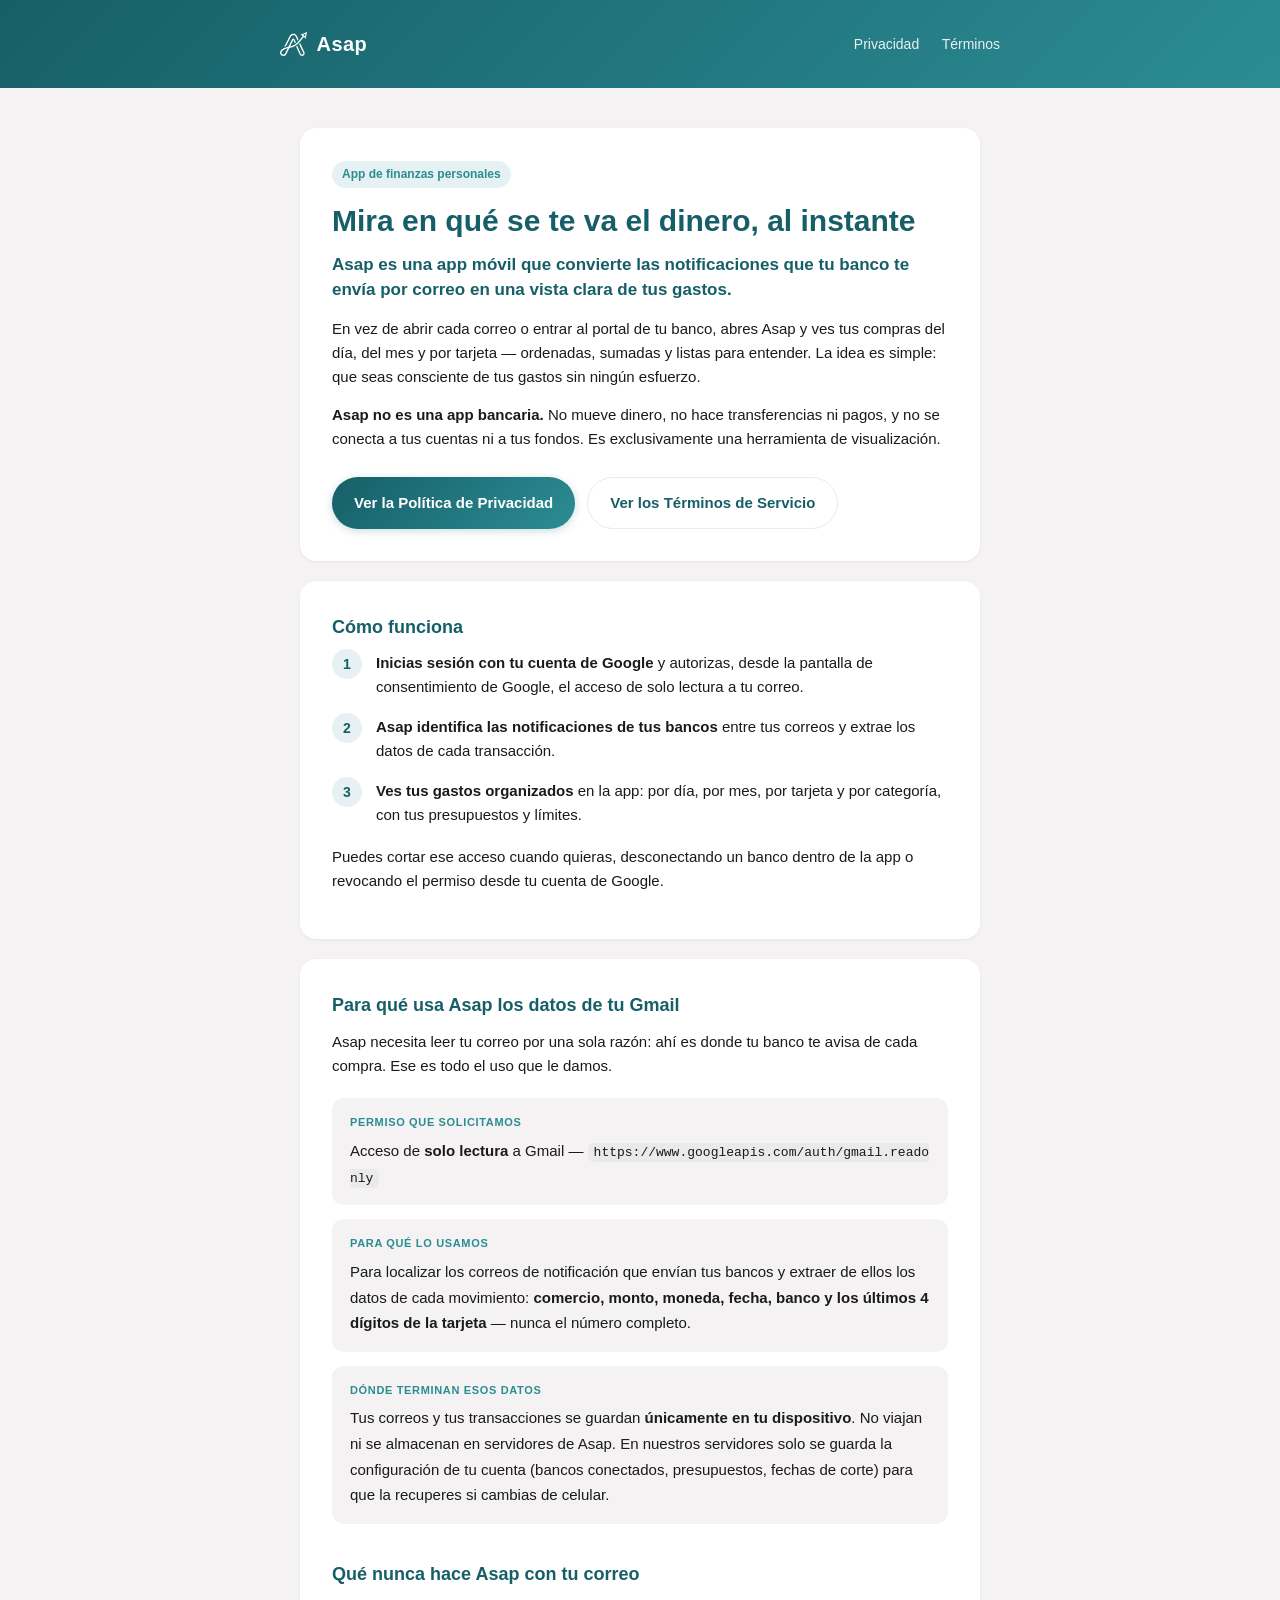
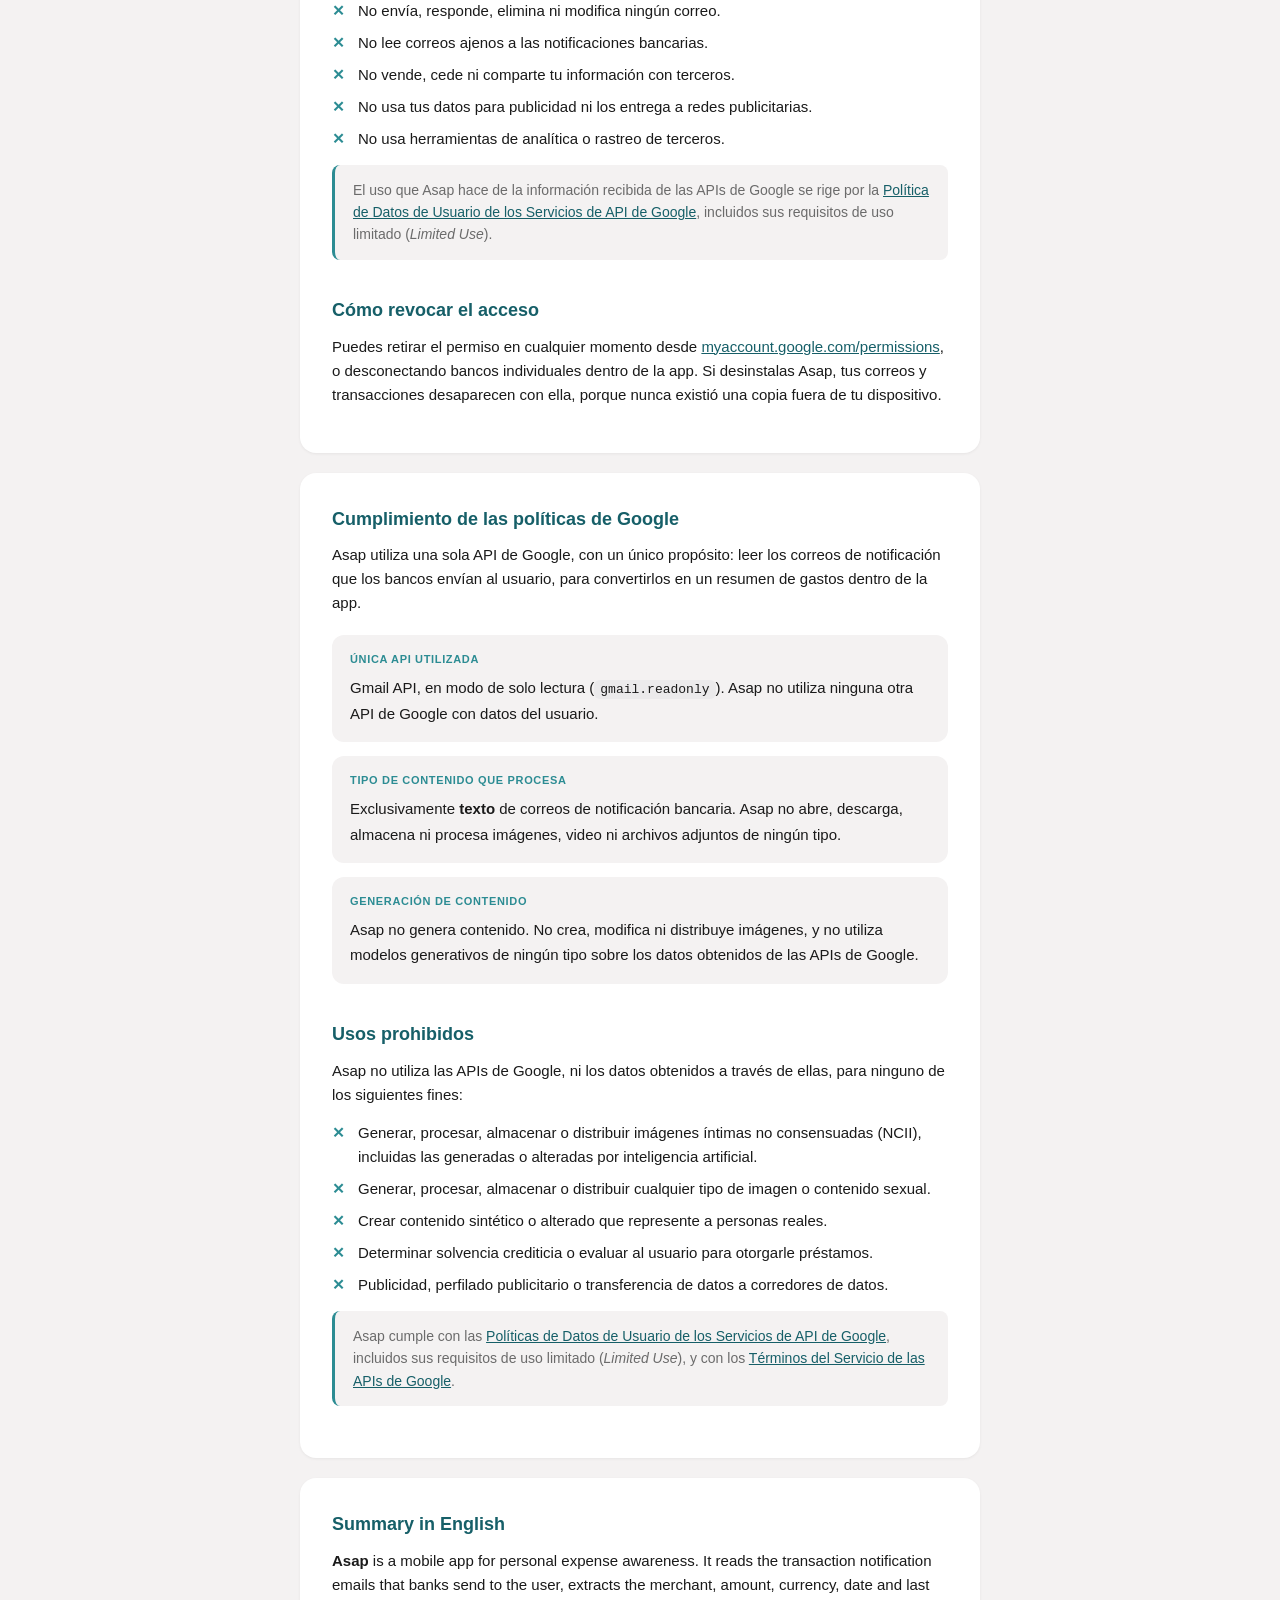
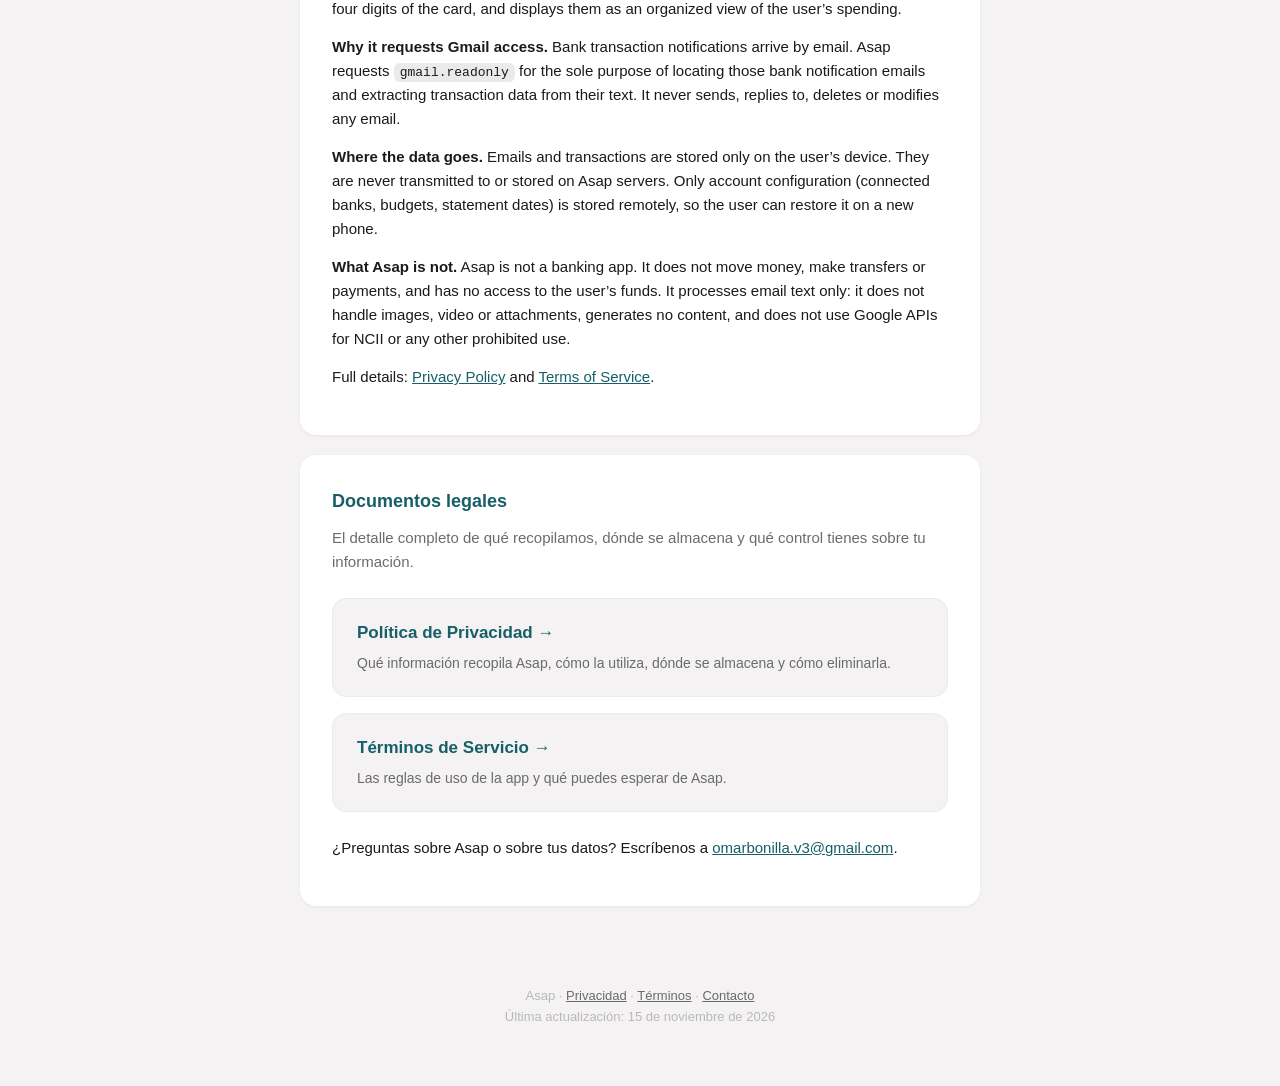
<file: index.html>
<!doctype html>
<html lang="es">
<head>
<meta charset="utf-8">
<meta name="viewport" content="width=device-width, initial-scale=1">
<title>Asap — Mira tus gastos al instante</title>
<meta name="description" content="Asap es una app móvil que lee las notificaciones que tu banco te envía por correo y te muestra tus gastos de forma clara. No mueve dinero: solo te deja ver en qué se te va.">
<link rel="canonical" href="https://omarbonillav3.github.io/asap-legal/">
<link rel="icon" href="asap-logo.svg" type="image/svg+xml">
<link rel="stylesheet" href="style.css">
</head>
<body>
<header>
  <div class="inner">
    <a class="brand" href="./">
      <img class="logo" src="asap-logo.svg" alt="">
      <span>Asap</span>
    </a>
    <nav>
      <a href="privacy-policy.html">Privacidad</a>
      <a href="terms-of-service.html">Términos</a>
    </nav>
  </div>
</header>

<main>
  <div class="card hero">
    <span class="badge">App de finanzas personales</span>
    <h1 class="card-title">Mira en qué se te va el dinero, al instante</h1>
    <p class="tagline">Asap es una app móvil que convierte las notificaciones que tu banco te envía por correo en una vista clara de tus gastos.</p>
    <p>En vez de abrir cada correo o entrar al portal de tu banco, abres Asap y ves tus compras del día, del mes y por tarjeta — ordenadas, sumadas y listas para entender. La idea es simple: que seas consciente de tus gastos sin ningún esfuerzo.</p>
    <p><strong>Asap no es una app bancaria.</strong> No mueve dinero, no hace transferencias ni pagos, y no se conecta a tus cuentas ni a tus fondos. Es exclusivamente una herramienta de visualización.</p>
    <div class="btn-row">
      <a class="btn btn-primary" href="privacy-policy.html">Ver la Política de Privacidad</a>
      <a class="btn btn-secondary" href="terms-of-service.html">Ver los Términos de Servicio</a>
    </div>
  </div>

  <div class="card">
    <h2 class="card-title">Cómo funciona</h2>
    <ol class="steps">
      <li><strong>Inicias sesión con tu cuenta de Google</strong> y autorizas, desde la pantalla de consentimiento de Google, el acceso de solo lectura a tu correo.</li>
      <li><strong>Asap identifica las notificaciones de tus bancos</strong> entre tus correos y extrae los datos de cada transacción.</li>
      <li><strong>Ves tus gastos organizados</strong> en la app: por día, por mes, por tarjeta y por categoría, con tus presupuestos y límites.</li>
    </ol>
    <p>Puedes cortar ese acceso cuando quieras, desconectando un banco dentro de la app o revocando el permiso desde tu cuenta de Google.</p>
  </div>

  <div class="card">
    <h2 class="card-title">Para qué usa Asap los datos de tu Gmail</h2>
    <p>Asap necesita leer tu correo por una sola razón: ahí es donde tu banco te avisa de cada compra. Ese es todo el uso que le damos.</p>

    <div class="data-grid">
      <div class="data-item">
        <span class="label">Permiso que solicitamos</span>
        <span class="value">Acceso de <strong>solo lectura</strong> a Gmail — <code class="scope">https://www.googleapis.com/auth/gmail.readonly</code></span>
      </div>
      <div class="data-item">
        <span class="label">Para qué lo usamos</span>
        <span class="value">Para localizar los correos de notificación que envían tus bancos y extraer de ellos los datos de cada movimiento: <strong>comercio, monto, moneda, fecha, banco y los últimos 4 dígitos de la tarjeta</strong> — nunca el número completo.</span>
      </div>
      <div class="data-item">
        <span class="label">Dónde terminan esos datos</span>
        <span class="value">Tus correos y tus transacciones se guardan <strong>únicamente en tu dispositivo</strong>. No viajan ni se almacenan en servidores de Asap. En nuestros servidores solo se guarda la configuración de tu cuenta (bancos conectados, presupuestos, fechas de corte) para que la recuperes si cambias de celular.</span>
      </div>
    </div>

    <h2>Qué nunca hace Asap con tu correo</h2>
    <ul class="list-no">
      <li>No envía, responde, elimina ni modifica ningún correo.</li>
      <li>No lee correos ajenos a las notificaciones bancarias.</li>
      <li>No vende, cede ni comparte tu información con terceros.</li>
      <li>No usa tus datos para publicidad ni los entrega a redes publicitarias.</li>
      <li>No usa herramientas de analítica o rastreo de terceros.</li>
    </ul>

    <div class="callout">
      El uso que Asap hace de la información recibida de las APIs de Google se rige por la <a href="https://developers.google.com/terms/api-services-user-data-policy" target="_blank" rel="noopener">Política de Datos de Usuario de los Servicios de API de Google</a>, incluidos sus requisitos de uso limitado (<em>Limited Use</em>).
    </div>

    <h2>Cómo revocar el acceso</h2>
    <p>Puedes retirar el permiso en cualquier momento desde <a href="https://myaccount.google.com/permissions" target="_blank" rel="noopener">myaccount.google.com/permissions</a>, o desconectando bancos individuales dentro de la app. Si desinstalas Asap, tus correos y transacciones desaparecen con ella, porque nunca existió una copia fuera de tu dispositivo.</p>
  </div>

  <div class="card">
    <h2 class="card-title">Cumplimiento de las políticas de Google</h2>
    <p>Asap utiliza una sola API de Google, con un único propósito: leer los correos de notificación que los bancos envían al usuario, para convertirlos en un resumen de gastos dentro de la app.</p>

    <div class="data-grid">
      <div class="data-item">
        <span class="label">Única API utilizada</span>
        <span class="value">Gmail API, en modo de solo lectura (<code class="scope">gmail.readonly</code>). Asap no utiliza ninguna otra API de Google con datos del usuario.</span>
      </div>
      <div class="data-item">
        <span class="label">Tipo de contenido que procesa</span>
        <span class="value">Exclusivamente <strong>texto</strong> de correos de notificación bancaria. Asap no abre, descarga, almacena ni procesa imágenes, video ni archivos adjuntos de ningún tipo.</span>
      </div>
      <div class="data-item">
        <span class="label">Generación de contenido</span>
        <span class="value">Asap no genera contenido. No crea, modifica ni distribuye imágenes, y no utiliza modelos generativos de ningún tipo sobre los datos obtenidos de las APIs de Google.</span>
      </div>
    </div>

    <h2>Usos prohibidos</h2>
    <p>Asap no utiliza las APIs de Google, ni los datos obtenidos a través de ellas, para ninguno de los siguientes fines:</p>
    <ul class="list-no">
      <li>Generar, procesar, almacenar o distribuir imágenes íntimas no consensuadas (NCII), incluidas las generadas o alteradas por inteligencia artificial.</li>
      <li>Generar, procesar, almacenar o distribuir cualquier tipo de imagen o contenido sexual.</li>
      <li>Crear contenido sintético o alterado que represente a personas reales.</li>
      <li>Determinar solvencia crediticia o evaluar al usuario para otorgarle préstamos.</li>
      <li>Publicidad, perfilado publicitario o transferencia de datos a corredores de datos.</li>
    </ul>

    <div class="callout">
      Asap cumple con las <a href="https://developers.google.com/terms/api-services-user-data-policy" target="_blank" rel="noopener">Políticas de Datos de Usuario de los Servicios de API de Google</a>, incluidos sus requisitos de uso limitado (<em>Limited Use</em>), y con los <a href="https://developers.google.com/terms" target="_blank" rel="noopener">Términos del Servicio de las APIs de Google</a>.
    </div>
  </div>

  <div class="card">
    <h2 class="card-title">Summary in English</h2>
    <p><strong>Asap</strong> is a mobile app for personal expense awareness. It reads the transaction notification emails that banks send to the user, extracts the merchant, amount, currency, date and last four digits of the card, and displays them as an organized view of the user&rsquo;s spending.</p>
    <p><strong>Why it requests Gmail access.</strong> Bank transaction notifications arrive by email. Asap requests <code class="scope">gmail.readonly</code> for the sole purpose of locating those bank notification emails and extracting transaction data from their text. It never sends, replies to, deletes or modifies any email.</p>
    <p><strong>Where the data goes.</strong> Emails and transactions are stored only on the user&rsquo;s device. They are never transmitted to or stored on Asap servers. Only account configuration (connected banks, budgets, statement dates) is stored remotely, so the user can restore it on a new phone.</p>
    <p><strong>What Asap is not.</strong> Asap is not a banking app. It does not move money, make transfers or payments, and has no access to the user&rsquo;s funds. It processes email text only: it does not handle images, video or attachments, generates no content, and does not use Google APIs for NCII or any other prohibited use.</p>
    <p>Full details: <a href="privacy-policy.html">Privacy Policy</a> and <a href="terms-of-service.html">Terms of Service</a>.</p>
  </div>

  <div class="card">
    <h2 class="card-title">Documentos legales</h2>
    <p style="color:var(--graphite)">El detalle completo de qué recopilamos, dónde se almacena y qué control tienes sobre tu información.</p>
    <div class="index-links">
      <a class="tile" href="privacy-policy.html">
        <span class="title">Política de Privacidad →</span>
        <span class="desc">Qué información recopila Asap, cómo la utiliza, dónde se almacena y cómo eliminarla.</span>
      </a>
      <a class="tile" href="terms-of-service.html">
        <span class="title">Términos de Servicio →</span>
        <span class="desc">Las reglas de uso de la app y qué puedes esperar de Asap.</span>
      </a>
    </div>
    <p style="margin-top:24px">¿Preguntas sobre Asap o sobre tus datos? Escríbenos a <a href="mailto:omarbonilla.v3@gmail.com">omarbonilla.v3@gmail.com</a>.</p>
  </div>
</main>

<footer>
  Asap · <a href="privacy-policy.html">Privacidad</a> · <a href="terms-of-service.html">Términos</a> · <a href="mailto:omarbonilla.v3@gmail.com">Contacto</a>
  <br>Última actualización: 15 de noviembre de 2026
</footer>
</body>
</html>
</file>
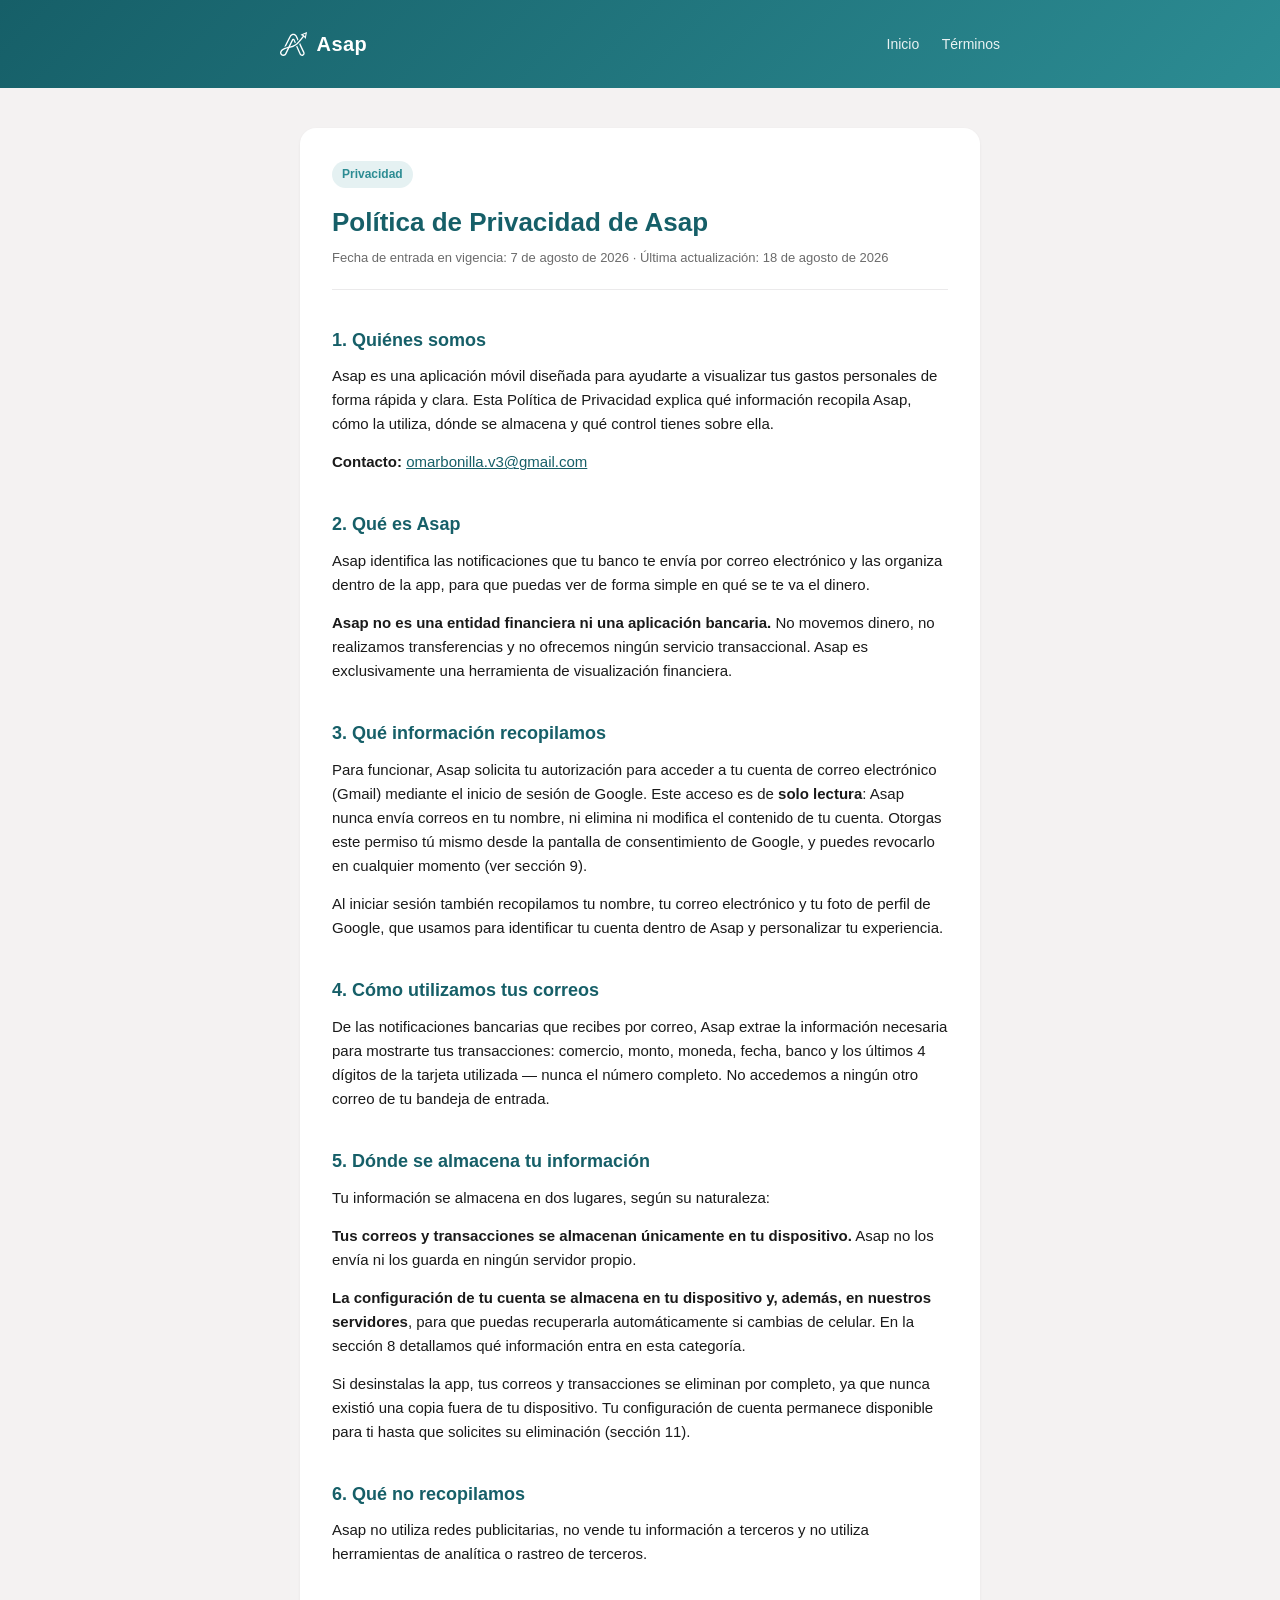
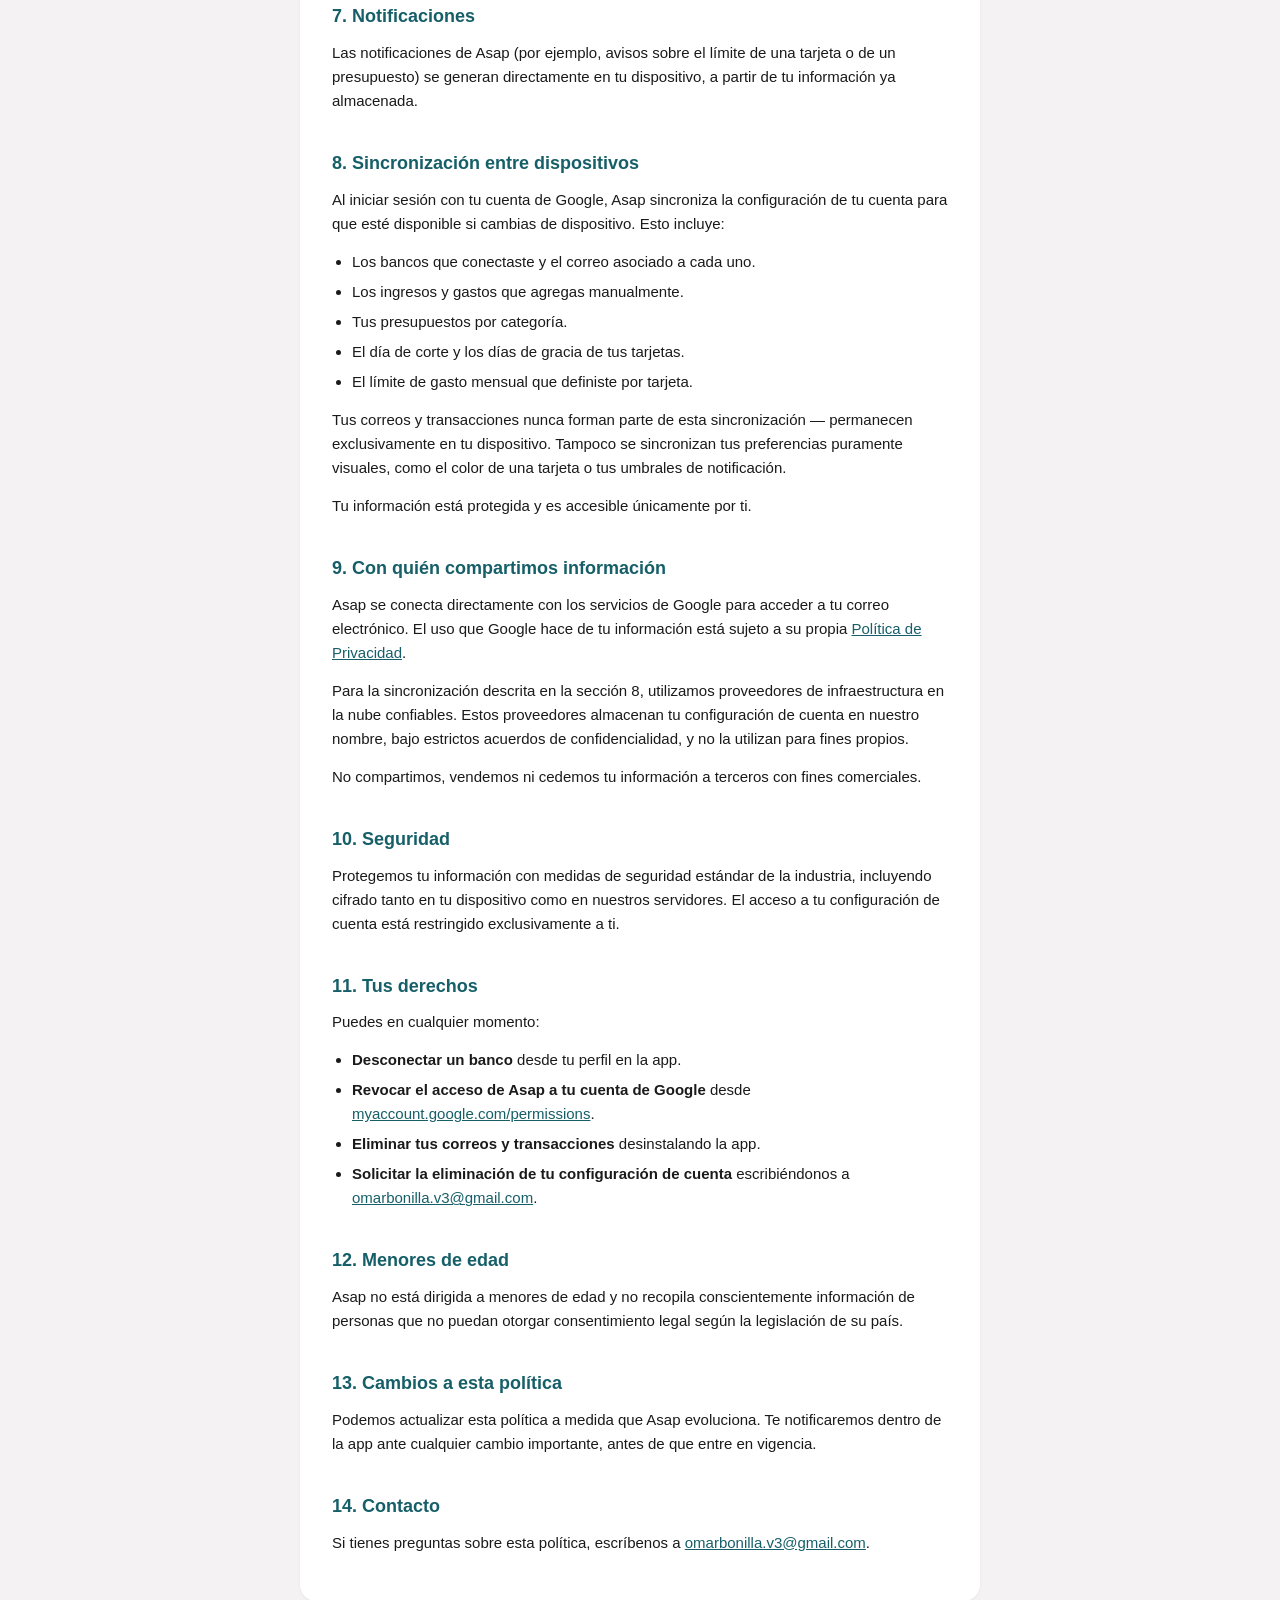
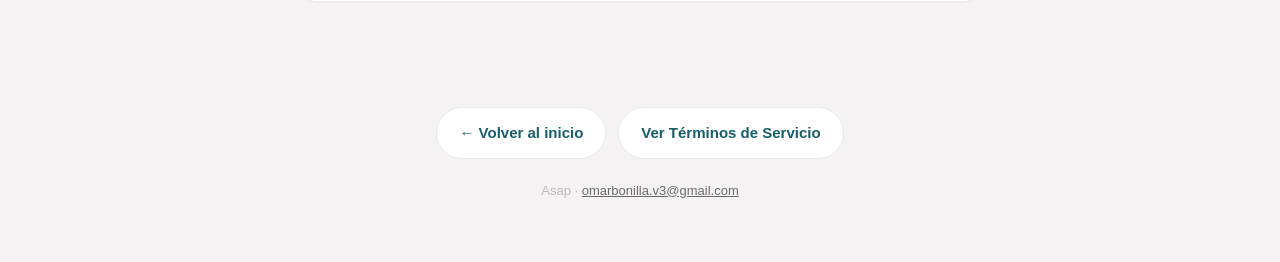
<file: privacy-policy.html>
<!doctype html>
<html lang="es">
<head>
<meta charset="utf-8">
<meta name="viewport" content="width=device-width, initial-scale=1">
<title>Política de Privacidad — Asap</title>
<meta name="description" content="Política de Privacidad de Asap: qué información recopilamos, cómo la utilizamos y dónde se almacena.">
<link rel="canonical" href="https://omarbonillav3.github.io/asap-legal/privacy-policy.html">
<link rel="icon" href="asap-logo.svg" type="image/svg+xml">
<link rel="stylesheet" href="style.css">
</head>
<body>
<header>
  <div class="inner">
    <a class="brand" href="./">
      <img class="logo" src="asap-logo.svg" alt="">
      <span>Asap</span>
    </a>
    <nav>
      <a href="./">Inicio</a>
      <a href="terms-of-service.html">Términos</a>
    </nav>
  </div>
</header>
<main>
  <div class="card">
    <span class="badge">Privacidad</span>
    <h1>Política de Privacidad de Asap</h1>
    <div class="meta">
      Fecha de entrada en vigencia: 7 de agosto de 2026 · Última actualización: 18 de agosto de 2026
    </div>

    <h2>1. Quiénes somos</h2>
    <p>Asap es una aplicación móvil diseñada para ayudarte a visualizar tus gastos personales de forma rápida y clara. Esta Política de Privacidad explica qué información recopila Asap, cómo la utiliza, dónde se almacena y qué control tienes sobre ella.</p>
    <p><strong>Contacto:</strong> <a href="mailto:omarbonilla.v3@gmail.com">omarbonilla.v3@gmail.com</a></p>

    <h2>2. Qué es Asap</h2>
    <p>Asap identifica las notificaciones que tu banco te envía por correo electrónico y las organiza dentro de la app, para que puedas ver de forma simple en qué se te va el dinero.</p>
    <p><strong>Asap no es una entidad financiera ni una aplicación bancaria.</strong> No movemos dinero, no realizamos transferencias y no ofrecemos ningún servicio transaccional. Asap es exclusivamente una herramienta de visualización financiera.</p>

    <h2>3. Qué información recopilamos</h2>
    <p>Para funcionar, Asap solicita tu autorización para acceder a tu cuenta de correo electrónico (Gmail) mediante el inicio de sesión de Google. Este acceso es de <strong>solo lectura</strong>: Asap nunca envía correos en tu nombre, ni elimina ni modifica el contenido de tu cuenta. Otorgas este permiso tú mismo desde la pantalla de consentimiento de Google, y puedes revocarlo en cualquier momento (ver sección 9).</p>
    <p>Al iniciar sesión también recopilamos tu nombre, tu correo electrónico y tu foto de perfil de Google, que usamos para identificar tu cuenta dentro de Asap y personalizar tu experiencia.</p>

    <h2>4. Cómo utilizamos tus correos</h2>
    <p>De las notificaciones bancarias que recibes por correo, Asap extrae la información necesaria para mostrarte tus transacciones: comercio, monto, moneda, fecha, banco y los últimos 4 dígitos de la tarjeta utilizada — nunca el número completo. No accedemos a ningún otro correo de tu bandeja de entrada.</p>

    <h2>5. Dónde se almacena tu información</h2>
    <p>Tu información se almacena en dos lugares, según su naturaleza:</p>
    <p><strong>Tus correos y transacciones se almacenan únicamente en tu dispositivo.</strong> Asap no los envía ni los guarda en ningún servidor propio.</p>
    <p><strong>La configuración de tu cuenta se almacena en tu dispositivo y, además, en nuestros servidores</strong>, para que puedas recuperarla automáticamente si cambias de celular. En la sección 8 detallamos qué información entra en esta categoría.</p>
    <p>Si desinstalas la app, tus correos y transacciones se eliminan por completo, ya que nunca existió una copia fuera de tu dispositivo. Tu configuración de cuenta permanece disponible para ti hasta que solicites su eliminación (sección 11).</p>

    <h2>6. Qué no recopilamos</h2>
    <p>Asap no utiliza redes publicitarias, no vende tu información a terceros y no utiliza herramientas de analítica o rastreo de terceros.</p>

    <h2>7. Notificaciones</h2>
    <p>Las notificaciones de Asap (por ejemplo, avisos sobre el límite de una tarjeta o de un presupuesto) se generan directamente en tu dispositivo, a partir de tu información ya almacenada.</p>

    <h2>8. Sincronización entre dispositivos</h2>
    <p>Al iniciar sesión con tu cuenta de Google, Asap sincroniza la configuración de tu cuenta para que esté disponible si cambias de dispositivo. Esto incluye:</p>
    <ul>
      <li>Los bancos que conectaste y el correo asociado a cada uno.</li>
      <li>Los ingresos y gastos que agregas manualmente.</li>
      <li>Tus presupuestos por categoría.</li>
      <li>El día de corte y los días de gracia de tus tarjetas.</li>
      <li>El límite de gasto mensual que definiste por tarjeta.</li>
    </ul>
    <p>Tus correos y transacciones nunca forman parte de esta sincronización — permanecen exclusivamente en tu dispositivo. Tampoco se sincronizan tus preferencias puramente visuales, como el color de una tarjeta o tus umbrales de notificación.</p>
    <p>Tu información está protegida y es accesible únicamente por ti.</p>

    <h2>9. Con quién compartimos información</h2>
    <p>Asap se conecta directamente con los servicios de Google para acceder a tu correo electrónico. El uso que Google hace de tu información está sujeto a su propia <a href="https://policies.google.com/privacy" target="_blank" rel="noopener">Política de Privacidad</a>.</p>
    <p>Para la sincronización descrita en la sección 8, utilizamos proveedores de infraestructura en la nube confiables. Estos proveedores almacenan tu configuración de cuenta en nuestro nombre, bajo estrictos acuerdos de confidencialidad, y no la utilizan para fines propios.</p>
    <p>No compartimos, vendemos ni cedemos tu información a terceros con fines comerciales.</p>

    <h2>10. Seguridad</h2>
    <p>Protegemos tu información con medidas de seguridad estándar de la industria, incluyendo cifrado tanto en tu dispositivo como en nuestros servidores. El acceso a tu configuración de cuenta está restringido exclusivamente a ti.</p>

    <h2>11. Tus derechos</h2>
    <p>Puedes en cualquier momento:</p>
    <ul>
      <li><strong>Desconectar un banco</strong> desde tu perfil en la app.</li>
      <li><strong>Revocar el acceso de Asap a tu cuenta de Google</strong> desde <a href="https://myaccount.google.com/permissions" target="_blank" rel="noopener">myaccount.google.com/permissions</a>.</li>
      <li><strong>Eliminar tus correos y transacciones</strong> desinstalando la app.</li>
      <li><strong>Solicitar la eliminación de tu configuración de cuenta</strong> escribiéndonos a <a href="mailto:omarbonilla.v3@gmail.com">omarbonilla.v3@gmail.com</a>.</li>
    </ul>

    <h2>12. Menores de edad</h2>
    <p>Asap no está dirigida a menores de edad y no recopila conscientemente información de personas que no puedan otorgar consentimiento legal según la legislación de su país.</p>

    <h2>13. Cambios a esta política</h2>
    <p>Podemos actualizar esta política a medida que Asap evoluciona. Te notificaremos dentro de la app ante cualquier cambio importante, antes de que entre en vigencia.</p>

    <h2>14. Contacto</h2>
    <p>Si tienes preguntas sobre esta política, escríbenos a <a href="mailto:omarbonilla.v3@gmail.com">omarbonilla.v3@gmail.com</a>.</p>
  </div>
</main>
<footer>
  <div class="btn-row" style="justify-content:center;margin-bottom:22px">
    <a class="btn btn-secondary" href="./">← Volver al inicio</a>
    <a class="btn btn-secondary" href="terms-of-service.html">Ver Términos de Servicio</a>
  </div>
  Asap · <a href="mailto:omarbonilla.v3@gmail.com">omarbonilla.v3@gmail.com</a>
</footer>
</body>
</html>
</file>
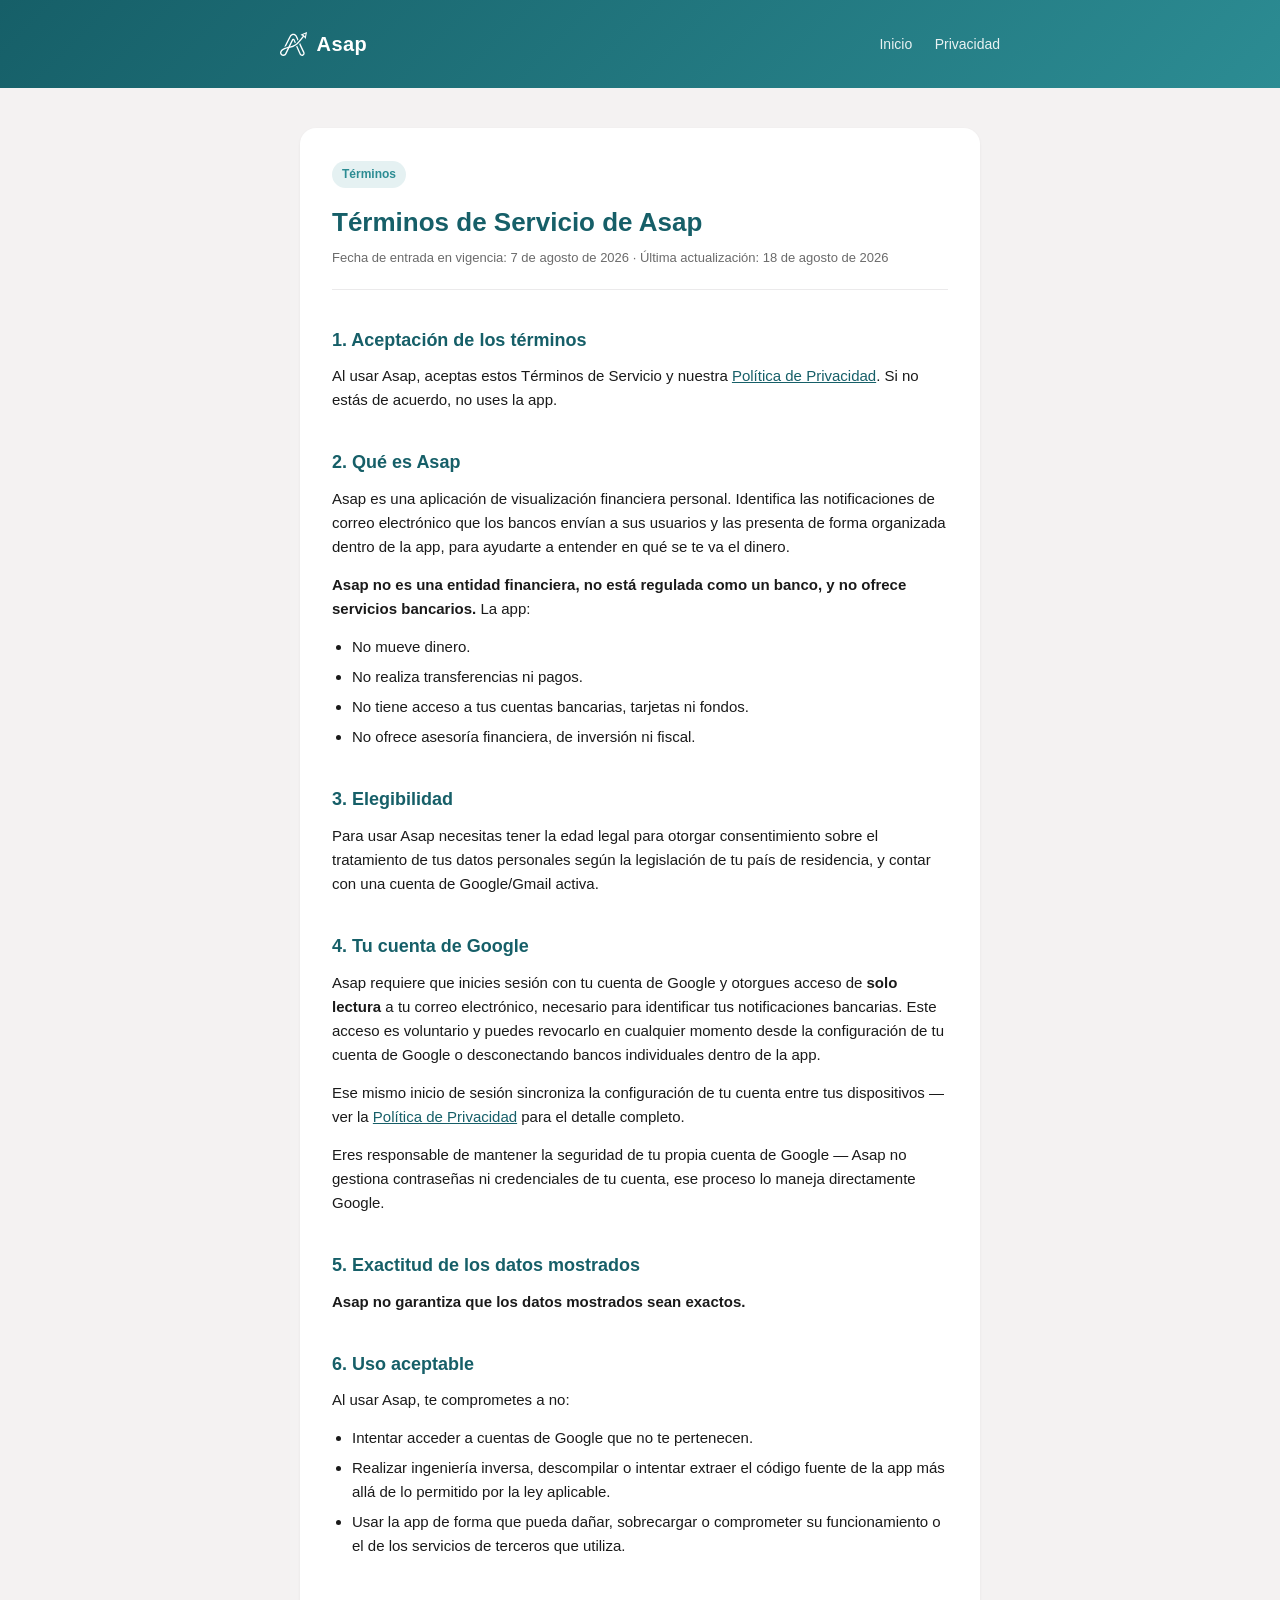
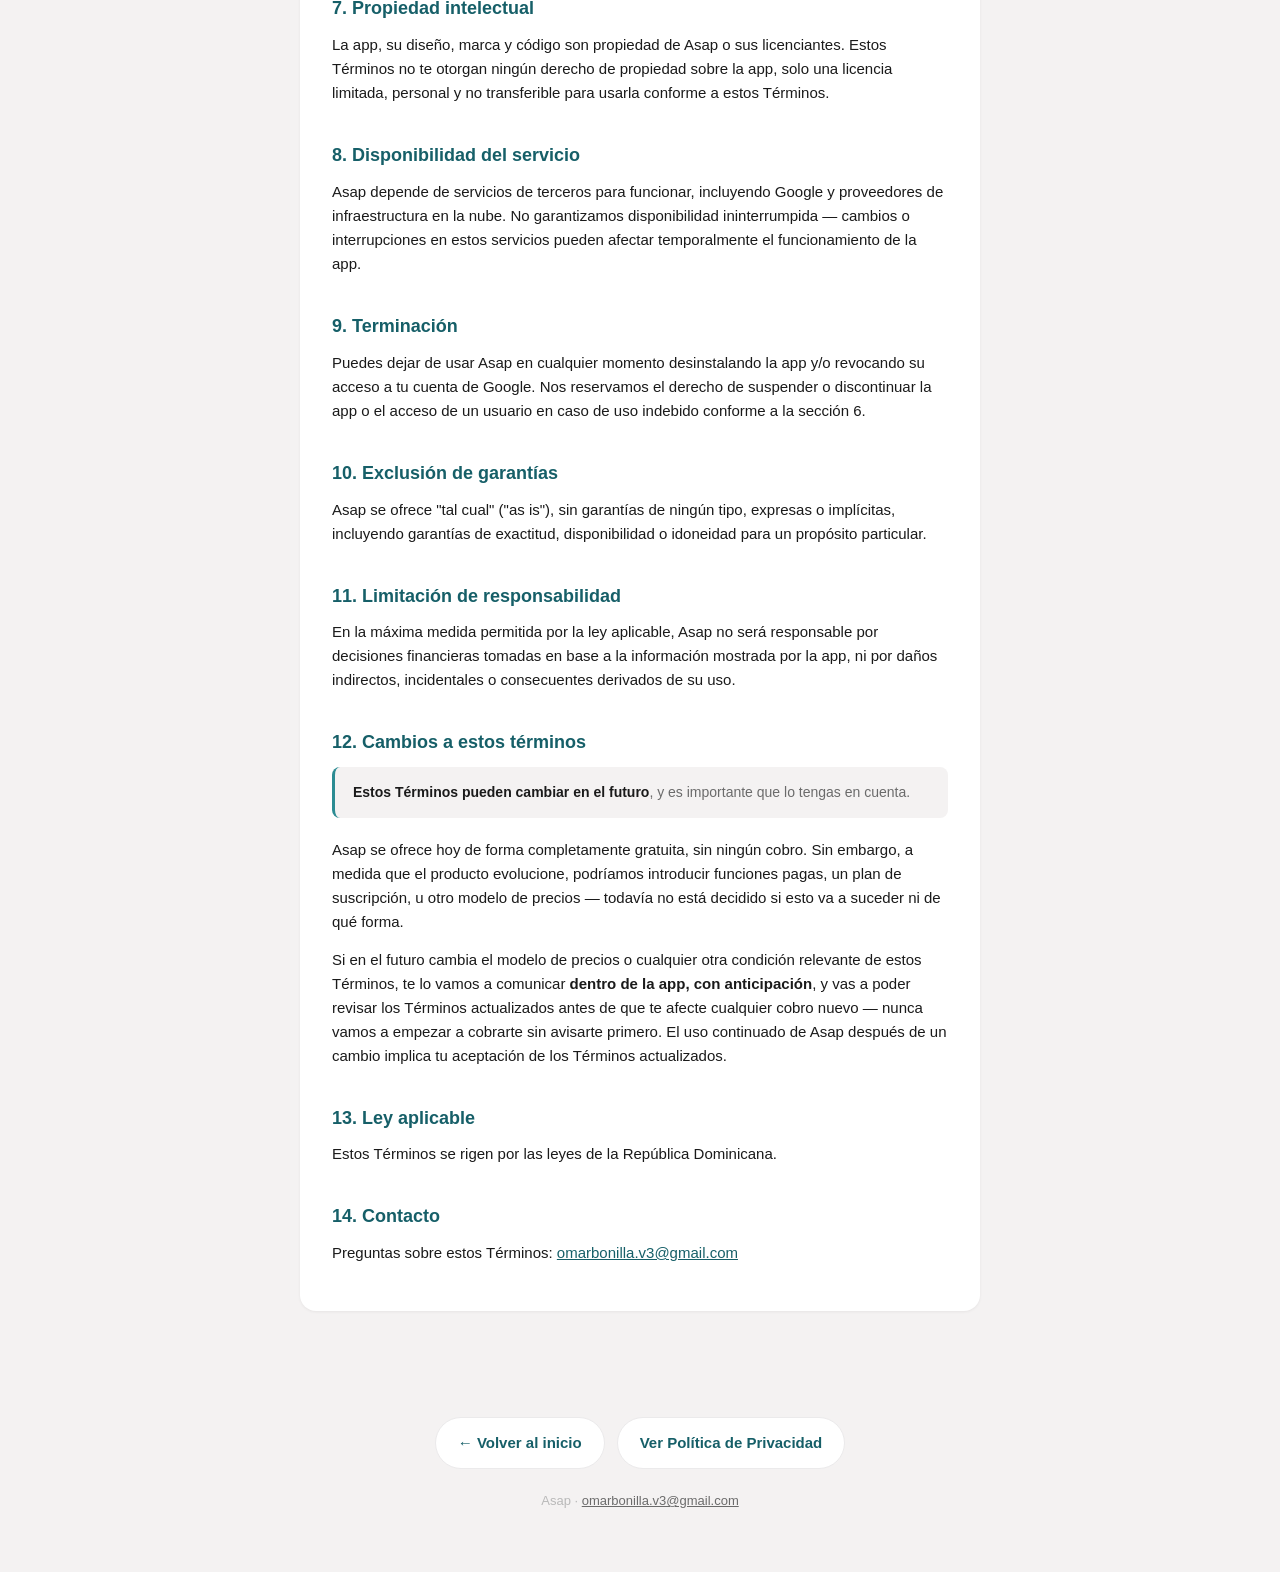
<file: terms-of-service.html>
<!doctype html>
<html lang="es">
<head>
<meta charset="utf-8">
<meta name="viewport" content="width=device-width, initial-scale=1">
<title>Términos de Servicio — Asap</title>
<meta name="description" content="Términos de Servicio de Asap: reglas de uso de la app.">
<link rel="canonical" href="https://omarbonillav3.github.io/asap-legal/terms-of-service.html">
<link rel="icon" href="asap-logo.svg" type="image/svg+xml">
<link rel="stylesheet" href="style.css">
</head>
<body>
<header>
  <div class="inner">
    <a class="brand" href="./">
      <img class="logo" src="asap-logo.svg" alt="">
      <span>Asap</span>
    </a>
    <nav>
      <a href="./">Inicio</a>
      <a href="privacy-policy.html">Privacidad</a>
    </nav>
  </div>
</header>
<main>
  <div class="card">
    <span class="badge">Términos</span>
    <h1>Términos de Servicio de Asap</h1>
    <div class="meta">
      Fecha de entrada en vigencia: 7 de agosto de 2026 · Última actualización: 18 de agosto de 2026
    </div>

    <h2>1. Aceptación de los términos</h2>
    <p>Al usar Asap, aceptas estos Términos de Servicio y nuestra <a href="privacy-policy.html">Política de Privacidad</a>. Si no estás de acuerdo, no uses la app.</p>

    <h2>2. Qué es Asap</h2>
    <p>Asap es una aplicación de visualización financiera personal. Identifica las notificaciones de correo electrónico que los bancos envían a sus usuarios y las presenta de forma organizada dentro de la app, para ayudarte a entender en qué se te va el dinero.</p>
    <p><strong>Asap no es una entidad financiera, no está regulada como un banco, y no ofrece servicios bancarios.</strong> La app:</p>
    <ul>
      <li>No mueve dinero.</li>
      <li>No realiza transferencias ni pagos.</li>
      <li>No tiene acceso a tus cuentas bancarias, tarjetas ni fondos.</li>
      <li>No ofrece asesoría financiera, de inversión ni fiscal.</li>
    </ul>

    <h2>3. Elegibilidad</h2>
    <p>Para usar Asap necesitas tener la edad legal para otorgar consentimiento sobre el tratamiento de tus datos personales según la legislación de tu país de residencia, y contar con una cuenta de Google/Gmail activa.</p>

    <h2>4. Tu cuenta de Google</h2>
    <p>Asap requiere que inicies sesión con tu cuenta de Google y otorgues acceso de <strong>solo lectura</strong> a tu correo electrónico, necesario para identificar tus notificaciones bancarias. Este acceso es voluntario y puedes revocarlo en cualquier momento desde la configuración de tu cuenta de Google o desconectando bancos individuales dentro de la app.</p>
    <p>Ese mismo inicio de sesión sincroniza la configuración de tu cuenta entre tus dispositivos — ver la <a href="privacy-policy.html">Política de Privacidad</a> para el detalle completo.</p>
    <p>Eres responsable de mantener la seguridad de tu propia cuenta de Google — Asap no gestiona contraseñas ni credenciales de tu cuenta, ese proceso lo maneja directamente Google.</p>

    <h2>5. Exactitud de los datos mostrados</h2>
    <p><strong>Asap no garantiza que los datos mostrados sean exactos.</strong></p>

    <h2>6. Uso aceptable</h2>
    <p>Al usar Asap, te comprometes a no:</p>
    <ul>
      <li>Intentar acceder a cuentas de Google que no te pertenecen.</li>
      <li>Realizar ingeniería inversa, descompilar o intentar extraer el código fuente de la app más allá de lo permitido por la ley aplicable.</li>
      <li>Usar la app de forma que pueda dañar, sobrecargar o comprometer su funcionamiento o el de los servicios de terceros que utiliza.</li>
    </ul>

    <h2>7. Propiedad intelectual</h2>
    <p>La app, su diseño, marca y código son propiedad de Asap o sus licenciantes. Estos Términos no te otorgan ningún derecho de propiedad sobre la app, solo una licencia limitada, personal y no transferible para usarla conforme a estos Términos.</p>

    <h2>8. Disponibilidad del servicio</h2>
    <p>Asap depende de servicios de terceros para funcionar, incluyendo Google y proveedores de infraestructura en la nube. No garantizamos disponibilidad ininterrumpida — cambios o interrupciones en estos servicios pueden afectar temporalmente el funcionamiento de la app.</p>

    <h2>9. Terminación</h2>
    <p>Puedes dejar de usar Asap en cualquier momento desinstalando la app y/o revocando su acceso a tu cuenta de Google. Nos reservamos el derecho de suspender o discontinuar la app o el acceso de un usuario en caso de uso indebido conforme a la sección 6.</p>

    <h2>10. Exclusión de garantías</h2>
    <p>Asap se ofrece "tal cual" ("as is"), sin garantías de ningún tipo, expresas o implícitas, incluyendo garantías de exactitud, disponibilidad o idoneidad para un propósito particular.</p>

    <h2>11. Limitación de responsabilidad</h2>
    <p>En la máxima medida permitida por la ley aplicable, Asap no será responsable por decisiones financieras tomadas en base a la información mostrada por la app, ni por daños indirectos, incidentales o consecuentes derivados de su uso.</p>

    <h2>12. Cambios a estos términos</h2>
    <div class="callout"><strong>Estos Términos pueden cambiar en el futuro</strong>, y es importante que lo tengas en cuenta.</div>
    <p>Asap se ofrece hoy de forma completamente gratuita, sin ningún cobro. Sin embargo, a medida que el producto evolucione, podríamos introducir funciones pagas, un plan de suscripción, u otro modelo de precios — todavía no está decidido si esto va a suceder ni de qué forma.</p>
    <p>Si en el futuro cambia el modelo de precios o cualquier otra condición relevante de estos Términos, te lo vamos a comunicar <strong>dentro de la app, con anticipación</strong>, y vas a poder revisar los Términos actualizados antes de que te afecte cualquier cobro nuevo — nunca vamos a empezar a cobrarte sin avisarte primero. El uso continuado de Asap después de un cambio implica tu aceptación de los Términos actualizados.</p>

    <h2>13. Ley aplicable</h2>
    <p>Estos Términos se rigen por las leyes de la República Dominicana.</p>

    <h2>14. Contacto</h2>
    <p>Preguntas sobre estos Términos: <a href="mailto:omarbonilla.v3@gmail.com">omarbonilla.v3@gmail.com</a></p>
  </div>
</main>
<footer>
  <div class="btn-row" style="justify-content:center;margin-bottom:22px">
    <a class="btn btn-secondary" href="./">← Volver al inicio</a>
    <a class="btn btn-secondary" href="privacy-policy.html">Ver Política de Privacidad</a>
  </div>
  Asap · <a href="mailto:omarbonilla.v3@gmail.com">omarbonilla.v3@gmail.com</a>
</footer>
</body>
</html>
</file>
<file: style.css>
:root {
  --primary: #165F68;
  --lagoon: #2C8C93;
  --linen: #F4F2F2;
  --onyx: #1A1A1A;
  --graphite: #6B6B6B;
  --pumice: #B9B9B9;
  --pearl: #EBEAEB;
  --white: #FFFFFF;
}

* {
  box-sizing: border-box;
}

body {
  margin: 0;
  background: var(--linen);
  color: var(--onyx);
  font-family: -apple-system, BlinkMacSystemFont, 'Segoe UI', Roboto, Helvetica, Arial, sans-serif;
  line-height: 1.6;
}

header {
  background: linear-gradient(135deg, var(--primary), var(--lagoon));
  color: var(--white);
  padding: 28px 20px;
}

header .inner {
  max-width: 720px;
  margin: 0 auto;
  display: flex;
  align-items: center;
  justify-content: space-between;
  flex-wrap: wrap;
  gap: 12px;
}

header .brand {
  font-size: 20px;
  font-weight: 700;
  letter-spacing: 0.02em;
  text-decoration: none;
  color: var(--white);
}

header nav a {
  color: var(--white);
  text-decoration: none;
  font-size: 14px;
  opacity: 0.9;
  margin-left: 18px;
}

header nav a:hover {
  opacity: 1;
  text-decoration: underline;
}

main {
  max-width: 720px;
  margin: 0 auto;
  padding: 40px 20px 80px;
}

.card {
  background: var(--white);
  border-radius: 16px;
  padding: 32px;
  box-shadow: 0 1px 3px rgba(0, 0, 0, 0.06);
}

.meta {
  color: var(--graphite);
  font-size: 13px;
  margin-bottom: 28px;
  padding-bottom: 20px;
  border-bottom: 1px solid var(--pearl);
}

h1 {
  font-size: 26px;
  margin: 0 0 4px;
  color: var(--primary);
}

h2 {
  font-size: 18px;
  color: var(--primary);
  margin-top: 36px;
  margin-bottom: 10px;
}

p, li {
  color: var(--onyx);
  font-size: 15px;
}

p {
  margin: 0 0 14px;
}

ul {
  margin: 0 0 14px;
  padding-left: 20px;
}

li {
  margin-bottom: 6px;
}

a {
  color: var(--primary);
}

strong {
  color: var(--onyx);
}

.callout {
  background: var(--linen);
  border-left: 3px solid var(--lagoon);
  border-radius: 8px;
  padding: 14px 18px;
  font-size: 14px;
  color: var(--graphite);
  margin: 0 0 20px;
}

.badge {
  display: inline-block;
  font-size: 12px;
  font-weight: 600;
  color: var(--lagoon);
  background: rgba(44, 140, 147, 0.12);
  padding: 4px 10px;
  border-radius: 999px;
  margin-bottom: 14px;
}

footer {
  max-width: 720px;
  margin: 0 auto;
  padding: 0 20px 60px;
  color: var(--pumice);
  font-size: 13px;
  text-align: center;
}

footer a {
  color: var(--graphite);
}

.index-links {
  display: grid;
  gap: 16px;
  margin-top: 24px;
}

.index-links a.tile {
  display: block;
  background: var(--white);
  border-radius: 14px;
  padding: 20px 24px;
  text-decoration: none;
  box-shadow: 0 1px 3px rgba(0, 0, 0, 0.06);
  transition: transform 0.15s ease;
}

.index-links a.tile:hover {
  transform: translateY(-2px);
}

.index-links a.tile .title {
  color: var(--primary);
  font-weight: 700;
  font-size: 17px;
  display: block;
  margin-bottom: 4px;
}

.index-links a.tile .desc {
  color: var(--graphite);
  font-size: 14px;
}

header .brand {
  display: inline-flex;
  align-items: center;
  gap: 10px;
}

.logo {
  height: 24px;
  width: auto;
  display: block;
}

main .card + .card {
  margin-top: 20px;
}

.card-title {
  margin-top: 0;
}

.hero h1 {
  font-size: 30px;
  line-height: 1.25;
  margin-bottom: 12px;
}

.hero .tagline {
  font-size: 17px;
  color: var(--primary);
  font-weight: 600;
  line-height: 1.5;
}

.btn-row {
  display: flex;
  flex-wrap: wrap;
  gap: 12px;
  margin-top: 26px;
}

.btn {
  display: inline-flex;
  align-items: center;
  justify-content: center;
  padding: 13px 22px;
  border-radius: 999px;
  font-size: 15px;
  font-weight: 600;
  text-decoration: none;
  transition: transform 0.15s ease, box-shadow 0.15s ease;
}

.btn-primary {
  background: linear-gradient(135deg, var(--primary), var(--lagoon));
  color: var(--white);
  box-shadow: 0 2px 8px rgba(22, 95, 104, 0.22);
}

.btn-secondary {
  background: var(--white);
  color: var(--primary);
  border: 1px solid var(--pearl);
}

.btn:hover {
  transform: translateY(-1px);
  box-shadow: 0 6px 16px rgba(22, 95, 104, 0.18);
}

.btn:focus-visible {
  outline: 2px solid var(--lagoon);
  outline-offset: 3px;
}

.steps {
  list-style: none;
  padding: 0;
  margin: 0 0 18px;
  counter-reset: step;
  display: flex;
  flex-direction: column;
  gap: 16px;
}

.steps li {
  counter-increment: step;
  position: relative;
  padding-left: 44px;
  min-height: 30px;
  margin: 0;
}

.steps li::before {
  content: counter(step);
  position: absolute;
  left: 0;
  top: -2px;
  width: 30px;
  height: 30px;
  border-radius: 50%;
  background: rgba(44, 140, 147, 0.12);
  color: var(--primary);
  font-weight: 700;
  font-size: 14px;
  display: flex;
  align-items: center;
  justify-content: center;
}

.data-grid {
  display: grid;
  gap: 14px;
  margin: 20px 0 4px;
}

.data-item {
  background: var(--linen);
  border-radius: 12px;
  padding: 16px 18px;
}

.data-item .label {
  display: block;
  font-size: 11px;
  font-weight: 700;
  letter-spacing: 0.06em;
  text-transform: uppercase;
  color: var(--lagoon);
  margin-bottom: 6px;
}

.data-item .value {
  font-size: 15px;
}

.scope {
  font-family: ui-monospace, SFMono-Regular, Menlo, monospace;
  font-size: 13px;
  background: var(--pearl);
  padding: 2px 6px;
  border-radius: 6px;
  word-break: break-all;
}

.list-no {
  list-style: none;
  padding: 0;
  margin: 0 0 14px;
  display: grid;
  gap: 8px;
}

.list-no li {
  position: relative;
  padding-left: 26px;
  margin: 0;
}

.list-no li::before {
  content: "✕";
  position: absolute;
  left: 0;
  top: 0;
  color: var(--lagoon);
  font-weight: 700;
}

footer br {
  line-height: 2.4;
}

@media (max-width: 480px) {
  .card {
    padding: 24px 20px;
  }

  .hero h1 {
    font-size: 26px;
  }

  .btn {
    width: 100%;
  }
}

.card .index-links a.tile {
  background: var(--linen);
  border: 1px solid var(--pearl);
  box-shadow: none;
}

.card .index-links a.tile:hover {
  border-color: var(--lagoon);
}
</file>
